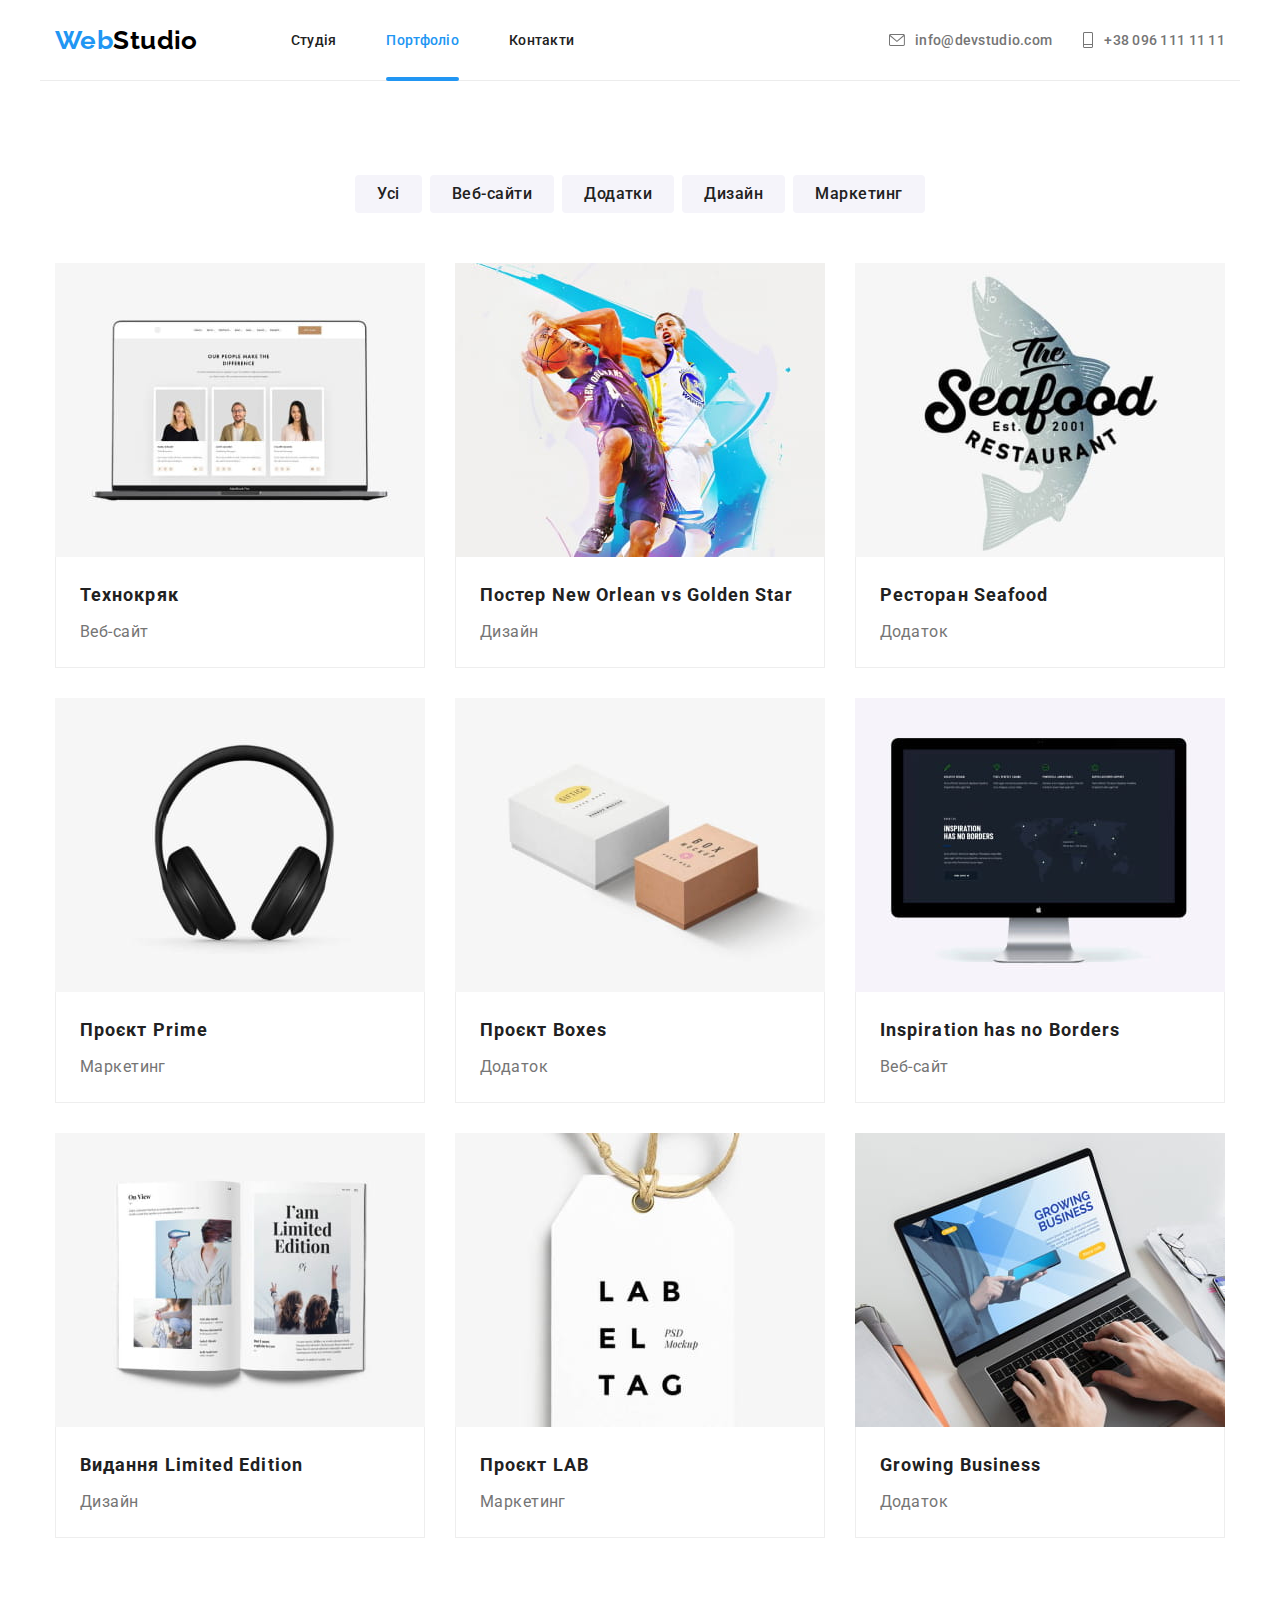
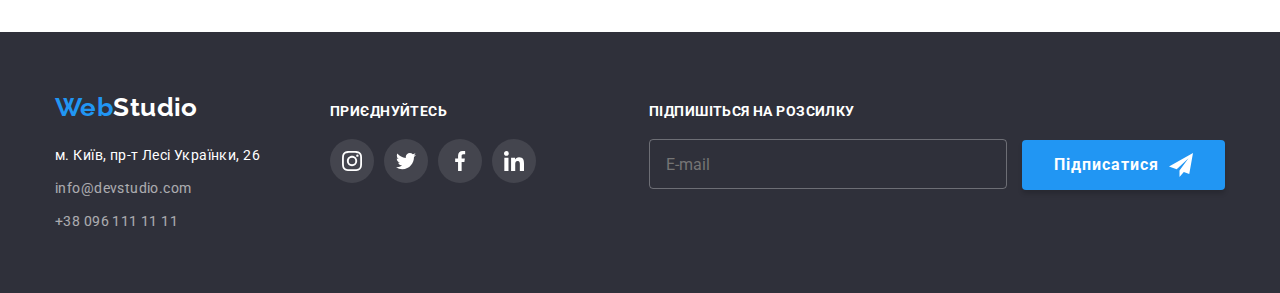
<file: portfolio.html>
<!DOCTYPE html>
<html lang="uk">
  <head>
    <meta charset="UTF-8" />
    <meta http-equiv="X-UA-Compatible" content="IE=edge" />
    <meta name="viewport" content="width=device-width, initial-scale=1.0" />
    <title>Портфоліо</title>
    <link
      rel="stylesheet"
      href="https://cdnjs.cloudflare.com/ajax/libs/modern-normalize/1.0.0/modern-normalize.min.css"
    />
    <link rel="preconnect" href="https://fonts.googleapis.com" />
    <link rel="preconnect" href="https://fonts.gstatic.com" crossorigin />
    <link
      href="https://fonts.googleapis.com/css2?family=Raleway:wght@700&family=Roboto:wght@400;500;700;900&display=swap"
      rel="stylesheet"
    />
    <link rel="stylesheet" href="./css/main.min.css" />
  </head>
  <body>
    <header>
      <div class="header-portfolio_border">
        <a href="./index.html" class="logo-studio"><span class="logo-web">Web</span>Studio</span></a>
        <nav class="header_nav">
          <ul class="header_nav-list">
            <li>
              <a href="./index.html" class="header_nav-link">Студія</a>
            </li>
            <li>
              <a href="./portfolio.html" class="header_nav-link-current">Портфоліо</a>
            </li>
            <li>
              <a href="#" class="header_nav-link">Контакти</a>
            </li>
          </ul>
        </nav>
        <ul class="header_contacts-list">
          <li class="header_contacts-item">
            <a href="mailto:info@devstudio.com" class="header_contacts-item-link">
              <svg role="img" width="16px" height="12px" class="header_contacts-icon">
                <use href="./images/icons.svg#icon-envelope"></use>
              </svg>
              info@devstudio.com
            </a>
          </li>
          <li class="header_contacts-item">
            <a href="tel:+380961111111" class="header_contacts-item-link">
              <svg role="img" width="12px" height="16px" class="header_contacts-icon">
                <use href="./images/icons.svg#icon-mobile"></use>
              </svg>
              +38 096 111 11 11
            </a>
          </li>
        </ul>
      </div>
    </header>
    <main>
      <div class="container">
        <h1 class="visually-hidden">Портфоліо</h1>
        <ul class="filter-list">
          <li>
            <button type="button" class="filter-list_item">Усі</button>
          </li>
          <li>
            <button type="button" class="filter-list_item">Веб-сайти</button>
          </li>
          <li>
            <button type="button" class="filter-list_item">Додатки</button>
          </li>
          <li>
            <button type="button" class="filter-list_item">Дизайн</button>
          </li>
          <li>
            <button type="button" class="filter-list_item">Маркетинг</button>
          </li>
        </ul>
        <ul class="projects">
          <li class="projects_item">
            <a href="#" class="projects_item-link">
              <div class="projects_item-image">
                <img
                  src="./images/port_tehnocryak.jpg"
                  width="370"
                  height="294"
                  alt="Веб-сайт Технокряк"
                />
                <div class="projects_item-overlay">
                  <p class="projects_item-overlay-info">Ресурс пропонує комплексні пропозиції з різним рівнем функціоналу та сервісів. Все це дозволить відвідувачу отримати вичерпні відомості про компанію чи приватну особу.</p>
                </div>
              </div>
              <div class="projects_item-info">
                <h2 class="projects_item-name">Технокряк</h2>
                <p class="projects_item-type">Веб-сайт</p>
              </div>
            </a>
          </li>
          <li class="projects_item">
            <a href="#" class="projects_item-link">
            <div class="projects_item-image">
              <img
                src="./images/port_new_orlean.jpg"
                width="370"
                height="294"
                alt="Постер New Orlean vs Golden Starк"
              />
              <div class="projects_item-overlay">
                <p class="projects_item-overlay-info">Ресурс пропонує комплексні пропозиції з різним рівнем функціоналу та сервісів. Все це дозволить відвідувачу отримати вичерпні відомості про компанію чи приватну особу.</p>
              </div>
            </div>
            <div class="projects_item-info">
              <h2 class="projects_item-name">
                Постер New Orlean vs Golden Star
              </h2>
              <p class="projects_item-type">Дизайн</p>
            </div>
            </a>
          </li>
          <li class="projects_item">
            <a href="#" class="projects_item-link">
              <div class="projects_item-image">
                <img
                  src="./images/port_seafood.jpg"
                  width="370"
                  height="294"
                  alt="Ресторан Seafood"
                />
                <div class="projects_item-overlay">
                  <p class="projects_item-overlay-info">Ресурс пропонує комплексні пропозиції з різним рівнем функціоналу та сервісів. Все це дозволить відвідувачу отримати вичерпні відомості про компанію чи приватну особу.</p>
                </div>
              </div>
              <div class="projects_item-info">
                <h2 class="projects_item-name">Ресторан Seafood</h2>
                <p class="projects_item-type">Додаток</p>
              </div>
            </a>
          </li>
          <li class="projects_item">
            <a href="#" class="projects_item-link">
            <div class="projects_item-image">
            <img
              src="./images/port_prime.jpg"
              width="370"
              height="294"
              alt="Проєкт Prime"
            />
            <div class="projects_item-overlay">
              <p class="projects_item-overlay-info">Ресурс пропонує комплексні пропозиції з різним рівнем функціоналу та сервісів. Все це дозволить відвідувачу отримати вичерпні відомості про компанію чи приватну особу.</p>
            </div>
            </div>
            <div class="projects_item-info">
              <h2 class="projects_item-name">Проєкт Prime</h2>
              <p class="projects_item-type">Маркетинг</p>
            </div>
            </a>
          </li>
          <li class="projects_item">
            <a href="#" class="projects_item-link">
            <div class=" projects_item-image">
            <img
              src="./images/port_boxes.jpg"
              width="370"
              height="294"
              alt="Проєкт Boxes"
            />
            <div class="projects_item-overlay">
              <p class="projects_item-overlay-info">Ресурс пропонує комплексні пропозиції з різним рівнем функціоналу та сервісів. Все це дозволить відвідувачу отримати вичерпні відомості про компанію чи приватну особу.</p>
            </div>
            </div>
            <div class="projects_item-info">
              <h2 class="projects_item-name">Проєкт Boxes</h2>
              <p class="projects_item-type">Додаток</p>
            </div>
            </a>
          </li>
          <li class="projects_item">
            <a href="#" class="projects_item-link">
            <div class="projects_item-image">
              <img
                src="./images/port_noborders.jpg"
                width="370"
                height="294"
                alt="Проєкт Inspiration has no Borders"
              />
              <div class="projects_item-overlay">
                <p class="projects_item-overlay-info">Ресурс пропонує комплексні пропозиції з різним рівнем функціоналу та сервісів. Все це дозволить відвідувачу отримати вичерпні відомості про компанію чи приватну особу.</p>
              </div>
            </div>
              <div class="projects_item-info">
                <h2 class="projects_item-name">Inspiration has no Borders</h2>
                <p class="projects_item-type">Веб-сайт</p>
              </div>
            </a>
          </li>
          <li class="projects_item">
            <a href="#" class="projects_item-link">
            <div class=" projects_item-image">
            <img
              src="./images/port_limited_ed.jpg"
              width="370"
              height="294"
              alt="Видання Limited Edition"
            />
            <div class="projects_item-overlay">
              <p class="projects_item-overlay-info">Ресурс пропонує комплексні пропозиції з різним рівнем функціоналу та сервісів. Все це дозволить відвідувачу отримати вичерпні відомості про компанію чи приватну особу.</p>
            </div>
            </div>
            <div class="projects_item-info">
              <h2 class="projects_item-name">Видання Limited Edition</h2>
              <p class="projects_item-type">Дизайн</p>
            </div>
            </a>
          </li>
          <li class="projects_item">
            <a href="#" class="projects_item-link">
              <div class="projects_item-image">
                <img
                  src="./images/port_lab.jpg"
                  width="370"
                  height="294"
                  alt="Проєкт LAB"
                />
                <div class="projects_item-overlay">
                  <p class="projects_item-overlay-info">Ресурс пропонує комплексні пропозиції з різним рівнем функціоналу та сервісів. Все це дозволить відвідувачу отримати вичерпні відомості про компанію чи приватну особу.</p>
                </div>
              </div>
              <div class="projects_item-info">
                  <h2 class="projects_item-name">Проєкт LAB</h2>
                  <p class="projects_item-type">Маркетинг</p>
              </div>
            </a>
          </li>
          <li class="projects_item">
            <a href="#" class="projects_item-link">
            <div class="projects_item-image">
            <img
              src="./images/port_grow_business.jpg"
              width="370"
              height="294"
              alt="Додаток Growing Business"
            />
            <div class="projects_item-overlay">
              <p class="projects_item-overlay-info">Ресурс пропонує комплексні пропозиції з різним рівнем функціоналу та сервісів. Все це дозволить відвідувачу отримати вичерпні відомості про компанію чи приватну особу.</p>
            </div>
            </div>
            <div class="projects_item-info">
              <h2 class="projects_item-name">Growing Business</h2>
              <p class="projects_item-type">Додаток</p>
            </div>
            </div>
            </a>
          </li>
        </ul>
      </div>
    </main>
    <footer class="footer">
      <div class="footer_container">
        <div>
          <a href="./index.html" class="logo-web">Web<span class="logo-studio-dark">Studio</span></a>
          <address class="footer_address">
            <ul class="footer_adress-list">
              <li class="footer_address-item">
                <a href="https://goo.gl/maps/tvAfN8rbNp5ujhR58" class="footer_address-link">м. Київ, пр-т Лесі Українки, 26</a>
              </li>
              <li class="footer_address-item">
                <a href="mailto:info@devstudio.com" class="footer_address-contact">info@devstudio.com</a>
              </li>
              <li>
                <a href="tel:+380961111111" class="footer_address-contact">+38 096 111 11 11</a>
              </li>
            </ul>
          </address>
        </div>
        <div class="footer_media-links">
          <p class="footer_media-links-title">Приєднуйтесь</p>
            <ul class="footer-icons">
              <li class="media-button">
                <a href="https://www.instagram.com/" class="link-media-footer">
                  <svg class="icon-item"
                    width="20px" 
                    height="20px" 
                  >
                    <use href="./images/icons.svg#icon-instagram"></use>
                  </svg>
                </a>
              </li>
              <li class="media-button">
                <a href="https://twitter.com/?lang=en" class="link-media-footer">
                <svg class="icon-item"
                width="20px" 
                height="20px" 
                >
                  <use href="./images/icons.svg#icon-twitter"></use>
                </svg>
                </a>
              </li>
              <li class="media-button">
                <a href="https://www.facebook.com/" class="link-media-footer">
                  <svg class="icon-item"
                    width="20px" 
                    height="20px" 
                  >
                    <use href="./images/icons.svg#icon-facebook"></use>
                  </svg>
                </a>
              </li>
              <li class="media-button">
                <a href="https://www.linkedin.com/" class="link-media-footer">
                  <svg class="icon-item"
                    width="20px" 
                    height="20px" 
                  >
                    <use href="./images/icons.svg#icon-linkedin"></use>
                  </svg>
                </a>
              </li>
            </ul>
        </div>
        <div class="footer-subscribe">
          <form>
            <label class="footer-subscribe__label">
              Підпишіться на розсилку
            </label>
            <input 
              type="email" 
              class="footer-subscribe__input"
              placeholder="E-mail"
              required
              pattern="[a-z0-9._%+-]+@[a-z0-9.-]+\.[a-z]{2,}$"
              minlength="7">
            <button type="submit" class="footer-subscribe__btn">Підписатися
              <svg width="24px" height="24px" class="footer-subscribe__icon">
                <use href="./images/icons.svg#icon-send"></use>
              </svg>
            </button>
          </form>
        </div>
      </div>
    </footer>
  </body>
</html>
</file>
<file: css/main.min.css>
:root{--main-color: #fff;--blue-color: #2196f3;--main-text-color: #212121;--text-gray-color: #757575;--footer-background: #2f303a;--button-background: #f5f4fa;--logo-studio-color: #000000;--icons-color: #afb1b8;--border-color-valid: green;--border-color-invalid: red;--porfolio-card-overlay: rgba(33, 150, 243, 0.9);--overlay-color: rgba(0, 0, 0, 0.2);--background-color-icons: rgba(255, 255, 255, 0.1);--background-color-wht-we-do: rgba(47, 48, 58, 0.8);--header-border-portfolio: 1px solid #ececec;--border-modal-form: 1px solid rgba(33, 33, 33, 0.2);--border-footer-form: 1px solid rgba(255, 255, 255, 0.3);--border-project-card: 1px solid #eeeeee;--border-modal-btn: solid 1px rgba(0, 0, 0, 0.1);--main-background-shadow: rgba(47, 48, 58, 0.4);--box-shadow: 0px 1px 3px rgba(0, 0, 0, 0.12), 0px 1px 1px rgba(0, 0, 0, 0.14), 0px 2px 1px rgba(0, 0, 0, 0.2);--box-shadow-submit-btn: 0px 4px 4px rgba(0, 0, 0, 0.15);--portfolio-filter-shadow: 0px 3px 1px rgba(0, 0, 0, 0.1), 0px 1px 2px rgba(0, 0, 0, 0.08), 0px 2px 2px rgba(0, 0, 0, 0.12);--project-hover-shadow: 0px 1px 1px rgba(0, 0, 0, 0.12), 0px 4px 4px rgba(0, 0, 0, 0.06), 1px 4px 6px rgba(0, 0, 0, 0.16);--transition-timing: 250ms cubic-bezier(0.4, 0, 0.2, 1);--btn-transform: scale(1.1);--font-form-label-title: 12px;--font-common: 14px;--font-team-name: 16px;--font-project-overlay: 18px;--font-modal-title: 20px;--font-logo: 26px;--font-studio-section-name: 36px;--font-order-h1: 44px;--font-family-logo:"Raleway", sans-serif;--font-family-main: "Roboto", sans-serif;--font-weight-500: 500;--font-weight-logo: 700;--font-name-section: 700;--font-weight-order-h1: 900;--line-h-header: calc(16.41/14);--line-h-logo: calc(35.96/26);--line-h-studio-section-name: calc(42.19/36);--line-h-order-h1: calc(60/44);--line-h-btn-submit: calc(30/16);--line-h-modal-form-title: calc(23.44/20);--line-h-label-title: calc(14/12);--line-h-checkbox-agreement: calc(24/14);--line-h-footer-form: calc(20/16);--line-h-filter-list-item: calc(26/16);--line-h-project-overlay-info: calc(28/18);--line-h-project-name: calc(36/18);--letter-spacing-common: 0.03em;--letter-spacing-header-link: 0.02em;--letter-spacing-big: 0.06em}.media-button,.icons-media-list,.footer-icons,.filter-list,.footer_adress-list,.partners_list,.our-team_card-list,.what-we-do_img-list,.advantages_list,.projects,.header_contacts-list,.header_nav-list{list-style:none;margin:0;padding-top:0;padding-bottom:0;-webkit-padding-start:0px;padding-inline-start:0px;padding-left:0}.filter-list,.partners,.our-team,.what-we-do,.advantages-section,.projects{padding-top:94px;padding-bottom:94px}.footer-subscribe__input:-moz-placeholder-shown:required:invalid{outline:rgba(0,0,0,0)}.footer-subscribe__input:-ms-input-placeholder:required:invalid{outline:rgba(0,0,0,0)}.footer-subscribe__input,.footer-subscribe__input:placeholder-shown:required:invalid,.filter-list_item,.filter-list,.modal_btn-close,.form_label-input,.btn-submit,.footer-subscribe__btn,.checkbox-btn-submit,.link-media,.link-media-footer,.partners_item-link{outline:rgba(0,0,0,0)}.checkbox-agreement-link,.footer_address-contact,.footer_address-contact:visited,.footer_address-link,.projects_item-link,.header_contacts-item-link,.header_nav-link-current,.header_nav-link,.logo-studio-dark,.logo-studio,.logo-web,.logo-studio-light{text-decoration:none;color:currentColor;outline:rgba(0,0,0,0)}.link-media,.link-media-footer,.partners_item-link{text-decoration:none;color:currentColor}.link-media,.link-media-footer{width:100%;height:100%;display:-webkit-box;display:-ms-flexbox;display:flex;-webkit-box-align:center;-ms-flex-align:center;align-items:center;-webkit-box-pack:center;-ms-flex-pack:center;justify-content:center;border-radius:50%;background-color:var(--main-color);color:var(--icons-color);-webkit-transition:color var(--transition-timing),background-color var(--transition-timing);transition:color var(--transition-timing),background-color var(--transition-timing);outline:none}.footer_media-links-title,.footer-subscribe__label{text-transform:uppercase;color:var(--main-color);margin-bottom:20px;font-weight:var(--font-weight-logo);line-height:var(--line-h-header)}.visually-hidden{position:absolute;width:1px;height:1px;margin:-1px;border:0;padding:0;white-space:nowrap;-webkit-clip-path:inset(100%);clip-path:inset(100%);clip:rect(0 0 0 0);overflow:hidden}body{background-color:var(--main-color);font-family:var(--font-family-main);color:var(--main-text-color);letter-spacing:var(--letter-spacing-common);font-size:var(--font-common)}.container,.header-portfolio_border,.footer_container{width:1200px;padding:0 15px;margin:0 auto}.input-cursor{cursor:pointer}.logo-studio,.logo-web,.logo-studio-light{font-family:"Raleway",sans-serif;font-weight:var(--font-weight-logo);font-size:var(--font-logo);line-height:1.1923076923}.logo-studio{color:var(--logo-studio-color)}.logo-studio-dark{color:var(--main-color)}.logo-web{color:var(--blue-color)}.studio-section-name{text-align:center;font-weight:var(--font-weight-logo);font-size:var(--font-studio-section-name);line-height:var(--line-h-studio-section-name);margin-bottom:50px}h1,li,p,h2,h3,h4,h5,h6{margin:0;font-size:var(--font-common)}img{display:block;max-width:100%;height:auto}button{border:none;cursor:pointer}.header,.header-portfolio_border{font-weight:var(--font-weight-500);display:-webkit-box;display:-ms-flexbox;display:flex;-webkit-box-orient:horizontal;-webkit-box-direction:normal;-ms-flex-direction:row;flex-direction:row;-webkit-box-align:center;-ms-flex-align:center;align-items:center;padding-top:24.5px;padding-bottom:24.5px}.header_nav-list{margin-left:93px;display:-webkit-inline-box;display:-ms-inline-flexbox;display:inline-flex;-webkit-box-align:center;-ms-flex-align:center;align-items:center;gap:50px}.header_nav-link-current,.header_nav-link{line-height:var(--line-h-header);letter-spacing:var(--letter-spacing-header-link)}.header_nav-link{color:var(--main-text-color);-webkit-transition:color var(--transition-timing);transition:color var(--transition-timing)}.header_nav-link:visited{color:var(--main-text-color)}.header_nav-link:hover,.header_nav-link:focus,.header_nav-link:visited:hover,.header_nav-link:visited:focus{color:var(--blue-color)}.header_nav-link-current{color:var(--blue-color);position:relative}.header_nav-link-current::after{content:"";position:absolute;top:45px;right:0;width:100%;border-bottom:solid 4px var(--blue-color);border-radius:2px}.header_contacts-list{display:-webkit-inline-box;display:-ms-inline-flexbox;display:inline-flex;-webkit-box-align:center;-ms-flex-align:center;align-items:center;gap:30px;margin-left:auto}.header_contacts-item{background-color:var(--main-color);color:var(--text-gray-color);cursor:pointer}.header_contacts-item-link{display:-webkit-box;display:-ms-flexbox;display:flex;-webkit-box-align:center;-ms-flex-align:center;align-items:center;gap:10px;color:var(--text-gray-color);line-height:var(--line-h-header);letter-spacing:var(--letter-spacing-header-link);font-weight:var(--font-weight-500);-webkit-transition:color var(--transition-timing);transition:color var(--transition-timing)}.header_contacts-item-link:hover,.header_contacts-item-link:focus{color:var(--blue-color)}.header_contacts-icon{fill:currentColor}.projects{margin-top:50px;display:-webkit-box;display:-ms-flexbox;display:flex;-ms-flex-wrap:wrap;flex-wrap:wrap;gap:30px;padding-top:0}.projects_item{display:block;-webkit-transition:-webkit-box-shadow var(--transition-timing);transition:-webkit-box-shadow var(--transition-timing);transition:box-shadow var(--transition-timing);transition:box-shadow var(--transition-timing), -webkit-box-shadow var(--transition-timing)}.projects_item:hover,.projects_item:focus-within{-webkit-box-shadow:var(--project-hover-shadow);box-shadow:var(--project-hover-shadow)}.projects_item-link:hover .projects_item-overlay,.projects_item-link:focus .projects_item-overlay{-webkit-transform:translatey(-100%);transform:translatey(-100%)}.projects_item-image{position:relative;overflow:hidden}.projects_item-overlay{position:absolute;-webkit-transform:translatey(0);transform:translatey(0);width:100%;height:294px;padding:63px 24px;background-color:var(--porfolio-card-overlay);-webkit-transition:-webkit-transform var(--transition-timing);transition:-webkit-transform var(--transition-timing);transition:transform var(--transition-timing);transition:transform var(--transition-timing), -webkit-transform var(--transition-timing)}.projects_item-overlay-info{color:var(--main-color);font-size:var(--font-project-overlay);line-height:var(--line-h-project-overlay-info)}.projects_item-info{border-left:var(--border-project-card);border-right:var(--border-project-card);border-bottom:var(--border-project-card);padding:20px 24px}.projects_item-name{font-weight:var(--font-name-section);font-size:var(--font-project-overlay);line-height:var(--line-h-project-name);letter-spacing:var(--letter-spacing-big);margin-bottom:4px}.projects_item-type{font-size:var(--font-team-name);color:var(--text-gray-color);line-height:var(--line-h-btn-submit)}.order{text-align:center;max-width:1600px;height:600px;padding-top:200px;padding-bottom:200px;background-image:-webkit-gradient(linear, left top, left bottom, from(var(--main-background-shadow)), to(var(--main-background-shadow))),url("../images/main-bkg.jpg");background-image:linear-gradient(to bottom, var(--main-background-shadow), var(--main-background-shadow)),url("../images/main-bkg.jpg");background-size:cover;background-repeat:no-repeat;margin:0 auto}.order_h1{font-weight:var(--font-weight-order-h1);font-size:var(--font-order-h1);line-height:var(--line-h-order-h1);color:var(--main-color);text-transform:uppercase;letter-spacing:var(--letter-spacing-big);margin:0 auto;width:696px;margin-bottom:30px}.advantages_list{display:-webkit-box;display:-ms-flexbox;display:flex}.advantages_item:not(:last-child){margin-right:30px}.advantages_item-icon{background-color:var(--button-background);padding:25px 100px;margin-bottom:30px;border-radius:4px}.advantages_item-name{font-weight:var(--font-weight-order-h1);line-height:1.2;text-transform:uppercase;margin:0}.advantages_item-info{color:var(--text-gray-color);line-height:var(--line-h-checkbox-agreement);margin-bottom:0;margin-top:10px}.what-we-do{padding-top:0}.what-we-do_img-list{display:-webkit-inline-box;display:-ms-inline-flexbox;display:inline-flex;-webkit-column-gap:30px;-moz-column-gap:30px;column-gap:30px}.what-we-do_img-item{position:relative}.what-we-do_img-label{position:absolute;height:70px;width:100%;bottom:0;background:var(--background-color-wht-we-do);text-transform:uppercase;color:var(--main-color);font-weight:var(--font-name-section);line-height:var(--line-h-header);display:-webkit-box;display:-ms-flexbox;display:flex;-webkit-box-pack:center;-ms-flex-pack:center;justify-content:center;-webkit-box-align:center;-ms-flex-align:center;align-items:center}.our-team{background-color:var(--button-background);background-size:cover}.our-team_card-list{display:-webkit-box;display:-ms-flexbox;display:flex;gap:30px}.our-team_card{text-align:center;background-color:var(--main-color);-webkit-box-shadow:var(--box-shadow);box-shadow:var(--box-shadow);border-radius:4px;-webkit-transition:var(--transition-timing);transition:var(--transition-timing)}.our-team_card:hover,.our-team_card:focus-within{-webkit-transform:scale(1.06);transform:scale(1.06)}.our-team_card-info{padding:30px 32px}.our-team_card-name,.our-team_card-position{font-size:var(--font-team-name);line-height:var(--line-h-btn-submit);-ms-flex-item-align:end;align-self:flex-end}.our-team_card-name{font-weight:var(--font-weight-500);margin-bottom:10px}.our-team_card-position{color:var(--text-gray-color);margin-bottom:16px}.partners_list{display:-webkit-box;display:-ms-flexbox;display:flex;gap:30px}.partners_item-link{border:1px solid var(--icons-color);color:var(--icons-color);width:170px;height:92px;display:-webkit-box;display:-ms-flexbox;display:flex;-webkit-box-align:center;-ms-flex-align:center;align-items:center;-webkit-box-pack:center;-ms-flex-pack:center;justify-content:center;border-radius:4px;-webkit-transition:var(--transition-timing);transition:var(--transition-timing)}.partners_item-link:hover,.partners_item-link:focus{color:var(--blue-color);border-color:var(--blue-color);-webkit-transform:var(--btn-transform);transform:var(--btn-transform)}.partner_link-icon{fill:currentColor}.footer{padding-top:60px;padding-bottom:60px;background-color:var(--footer-background);background-size:cover;background-repeat:repeat}.footer_container{display:-webkit-box;display:-ms-flexbox;display:flex;-webkit-box-align:baseline;-ms-flex-align:baseline;align-items:baseline}.footer_address{color:var(--main-color);font-style:normal;line-height:var(--line-h-checkbox-agreement);margin-top:20px}.footer_address-item{margin-bottom:9px}.footer_address-link{color:var(--main-color);-webkit-transition:color var(--transition-timing);transition:color var(--transition-timing)}.footer_address-link:hover,.footer_address-link:focus,.footer_address-link:visited:hover,.footer_address-link:visited:focus{color:var(--blue-color);opacity:100%}.footer_address-contact,.footer_address-contact:visited{color:var(--main-color);opacity:60%;-webkit-transition:color var(--transition-timing);transition:color var(--transition-timing)}.footer_address-contact:hover,.footer_address-contact:focus,.footer_address-contact:visited:hover,.footer_address-contact:visited:focus{color:var(--blue-color);opacity:100%}.btn-submit,.footer-subscribe__btn,.checkbox-btn-submit{color:var(--main-color);font-weight:var(--font-weight-logo);font-size:var(--font-team-name);letter-spacing:var(--letter-spacing-big);line-height:var(--line-h-btn-submit);background-color:var(--blue-color);border:none;border-radius:4px;cursor:pointer;-webkit-transition:.25s;transition:.25s;display:inline;-webkit-box-align:center;-ms-flex-align:center;align-items:center;padding:10px 32px;-webkit-transition:var(--transition-timing);transition:var(--transition-timing)}.btn-submit:hover,.footer-subscribe__btn:hover,.checkbox-btn-submit:hover,.btn-submit:focus,.footer-subscribe__btn:focus,.checkbox-btn-submit:focus{color:var(--blue-color);background-color:var(--main-color);-webkit-transform:var(--btn-transform);transform:var(--btn-transform)}.form_checkbox-policy{position:relative;display:-webkit-box;display:-ms-flexbox;display:flex;-webkit-box-pack:center;-ms-flex-pack:center;justify-content:center;-webkit-box-align:center;-ms-flex-align:center;align-items:center}.checkbox{position:absolute;width:16px;height:15px;right:95.4%;top:5px;bottom:4px}.checkbox-icon-unchecked{position:absolute;right:95.4%;top:5px;bottom:4px;-webkit-transition:opacity var(--transition-timing);transition:opacity var(--transition-timing)}.checkbox:checked+.checkbox-icon .checkbox-icon-unchecked{opacity:0}.checkbox-icon-checked{position:absolute;right:95.4%;top:5px;bottom:4px;opacity:0;-webkit-transition:opacity var(--transition-timing);transition:opacity var(--transition-timing)}.checkbox:checked+.checkbox-icon .checkbox-icon-checked{opacity:1}.checkbox-agreement-text{color:var(--text-gray-color);line-height:var(--line-h-checkbox-agreement);margin-left:8.38px}.checkbox-agreement-link{color:var(--blue-color);-webkit-text-decoration-line:underline;text-decoration-line:underline}.checkbox-btn-submit{padding:10px 52px;margin-top:30px;-webkit-box-shadow:var(--box-shadow-submit-btn);box-shadow:var(--box-shadow-submit-btn);-webkit-transition:var(--transition-timing);transition:var(--transition-timing)}.checkbox-btn-submit:hover,.checkbox-btn-submit:focus{background-color:var(--blue-color);color:var(--main-color);-webkit-transform:var(--btn-transform);transform:var(--btn-transform)}.form_label-input-area{display:-webkit-box;display:-ms-flexbox;display:flex;-webkit-transition:var(--transition-timing);transition:var(--transition-timing);width:100%}.form_label-input-area:focus-within{color:var(--blue-color)}.form_label-input{padding:12px 12px 12px 40px;border:var(--border-modal-form);border-radius:4px;height:40px;width:100%;font-size:var(--font-common);color:var(--main-text-color);cursor:pointer;-webkit-transition:border-color var(--transition-timing);transition:border-color var(--transition-timing)}.form_label-input:focus{border-color:var(--blue-color)}.form_label-input:not(:-moz-placeholder-shown):required:invalid{border-color:var(--border-color-invalid)}.form_label-input:not(:-ms-input-placeholder):required:invalid{border-color:var(--border-color-invalid)}.form_label-input:not(:placeholder-shown):required:invalid{border-color:var(--border-color-invalid)}.form_label-input:not(:-moz-placeholder-shown):required:valid{border-color:var(--border-color-valid)}.form_label-input:not(:-ms-input-placeholder):required:valid{border-color:var(--border-color-valid)}.form_label-input:not(:placeholder-shown):required:valid{border-color:var(--border-color-valid)}.form_label-icon{fill:currentColor;position:absolute;z-index:1;top:50%;right:418px}.form_label-textarea{padding:12px 16px;font-size:var(--font-form-label-title);height:120px;width:100%;line-height:var(--line-h-label-title);resize:none;border:var(--border-modal-form);border-radius:4px;-webkit-transition:border-color var(--transition-timing);transition:border-color var(--transition-timing)}.form_label-textarea:focus{border-color:var(--blue-color)}.modal_form{display:-webkit-box;display:-ms-flexbox;display:flex;-webkit-box-orient:vertical;-webkit-box-direction:normal;-ms-flex-direction:column;flex-direction:column}.modal-head-title{font-weight:var(--font-name-section);font-size:var(--font-modal-title);line-height:1.15;margin-bottom:var(--line-h-modal-form-title)}.form_label{margin-bottom:10px;position:relative;color:var(--main-text-color)}.form_comment{margin-bottom:20px}.form_label-title{display:block;text-align:start;margin-bottom:4px;font-size:var(--font-form-label-title);color:var(--text-gray-color);line-height:var(--line-h-label-title)}.backdrop.is-hidden{visibility:hidden;opacity:0;pointer-events:none}.overlay{opacity:0;visibility:hidden;position:fixed;top:0;left:0;width:100%;height:100%;background-color:var(--overlay-color);z-index:20;-webkit-transition:visibility var(--transition-timing),opacity var(--transition-timing);transition:visibility var(--transition-timing),opacity var(--transition-timing)}.modal{opacity:0;visibility:hidden;width:100%;position:fixed;top:50%;left:50%;-webkit-transform:translate(-50%, -50%);transform:translate(-50%, -50%);z-index:30;padding:50px;background-color:var(--main-color);max-width:528px;max-height:581px;padding:40px;-webkit-box-shadow:var(--box-shadow);box-shadow:var(--box-shadow);border-radius:4px;-webkit-transition:visibility var(--transition-timing),opacity var(--transition-timing);transition:visibility var(--transition-timing),opacity var(--transition-timing)}.modal.active,.overlay.active{opacity:1;visibility:visible}.modal_btn-close{position:absolute;display:-webkit-box;display:-ms-flexbox;display:flex;-webkit-box-align:center;-ms-flex-align:center;align-items:center;-webkit-box-pack:center;-ms-flex-pack:center;justify-content:center;width:30px;height:30px;color:var(--logo-studio-color);background-color:var(--main-color);border:var(--border-modal-btn);border-radius:50%;padding:6px;top:8px;right:8px;-webkit-transition:color var(--transition-timing),background-color var(--transition-timing);transition:color var(--transition-timing),background-color var(--transition-timing)}.modal_btn-close:hover,.modal_btn-close:focus{color:var(--main-color);background-color:var(--blue-color)}.modal_icon-close-window{fill:currentColor;min-width:18px}.filter-list{display:-webkit-box;display:-ms-flexbox;display:flex;-webkit-box-pack:center;-ms-flex-pack:center;justify-content:center;gap:8px;padding-bottom:0}.filter-list_item{cursor:pointer;background-color:var(--button-background);color:var(--main-text-color);font-weight:var(--font-weight-500);font-size:var(--font-team-name);line-height:var(--line-h-filter-list-item);letter-spacing:var(--letter-spacing-common);border:0px;border-radius:4px;font-family:var(--font-family-main);padding:6px 22px;-webkit-transition:color var(--transition-timing),background-color var(--transition-timing),-webkit-box-shadow var(--transition-timing);transition:color var(--transition-timing),background-color var(--transition-timing),-webkit-box-shadow var(--transition-timing);transition:color var(--transition-timing),background-color var(--transition-timing),box-shadow var(--transition-timing);transition:color var(--transition-timing),background-color var(--transition-timing),box-shadow var(--transition-timing),-webkit-box-shadow var(--transition-timing)}.filter-list_item:hover,.filter-list_item:focus{border:none;border-radius:4px;background-color:var(--blue-color);color:var(--main-color);-webkit-box-shadow:var(--portfolio-filter-shadow);box-shadow:var(--portfolio-filter-shadow)}.footer-subscribe{margin-left:auto}.footer-subscribe__label{display:block}.footer-subscribe__input:-moz-placeholder-shown:required:invalid{width:358px;height:50px;border:var(--border-footer-form);border-radius:4px;background-color:rgba(0,0,0,0);padding:15px 16px;margin-right:12px;font-size:var(--font-team-name);line-height:var(--line-h-footer-form);color:var(--main-color)}.footer-subscribe__input:-ms-input-placeholder:required:invalid{width:358px;height:50px;border:var(--border-footer-form);border-radius:4px;background-color:rgba(0,0,0,0);padding:15px 16px;margin-right:12px;font-size:var(--font-team-name);line-height:var(--line-h-footer-form);color:var(--main-color)}.footer-subscribe__input,.footer-subscribe__input:placeholder-shown:required:invalid{width:358px;height:50px;border:var(--border-footer-form);border-radius:4px;background-color:rgba(0,0,0,0);padding:15px 16px;margin-right:12px;font-size:var(--font-team-name);line-height:var(--line-h-footer-form);color:var(--main-color)}.footer-subscribe__input:required:invalid{border-color:var(--border-color-invalid)}.footer-subscribe__input:required:valid{border-color:var(--border-color-valid)}.footer-subscribe__btn{display:-webkit-inline-box;display:-ms-inline-flexbox;display:inline-flex;gap:10px;-webkit-box-shadow:var(--box-shadow-submit-btn);box-shadow:var(--box-shadow-submit-btn);border-radius:4px;-webkit-transition:var(--transition-timing);transition:var(--transition-timing)}.footer-subscribe__icon{fill:currentColor}.footer-subscribe__btn:hover,.footer-subscribe__btn:focus{-webkit-transform:scale(1.07);transform:scale(1.07)}.footer_media-links{margin-left:70px}.link-media-footer{background-color:var(--background-color-icons);color:var(--main-color)}.link-media-footer:hover,.link-media-footer:focus{color:var(--main-color);background:var(--blue-color)}.footer-icons{display:-webkit-box;display:-ms-flexbox;display:flex;gap:10px}.icons-media-list{display:-webkit-box;display:-ms-flexbox;display:flex;gap:10px;-ms-flex-pack:distribute;justify-content:space-around;-webkit-box-align:center;-ms-flex-align:center;align-items:center}.media-button{width:44px;height:44px}.link-media:hover,.link-media:focus{color:var(--main-color);background:var(--blue-color)}.icon-item{fill:currentColor}.header-portfolio_border{border-bottom:var(--header-border-portfolio)}/*# sourceMappingURL=main.min.css.map */
</file>
